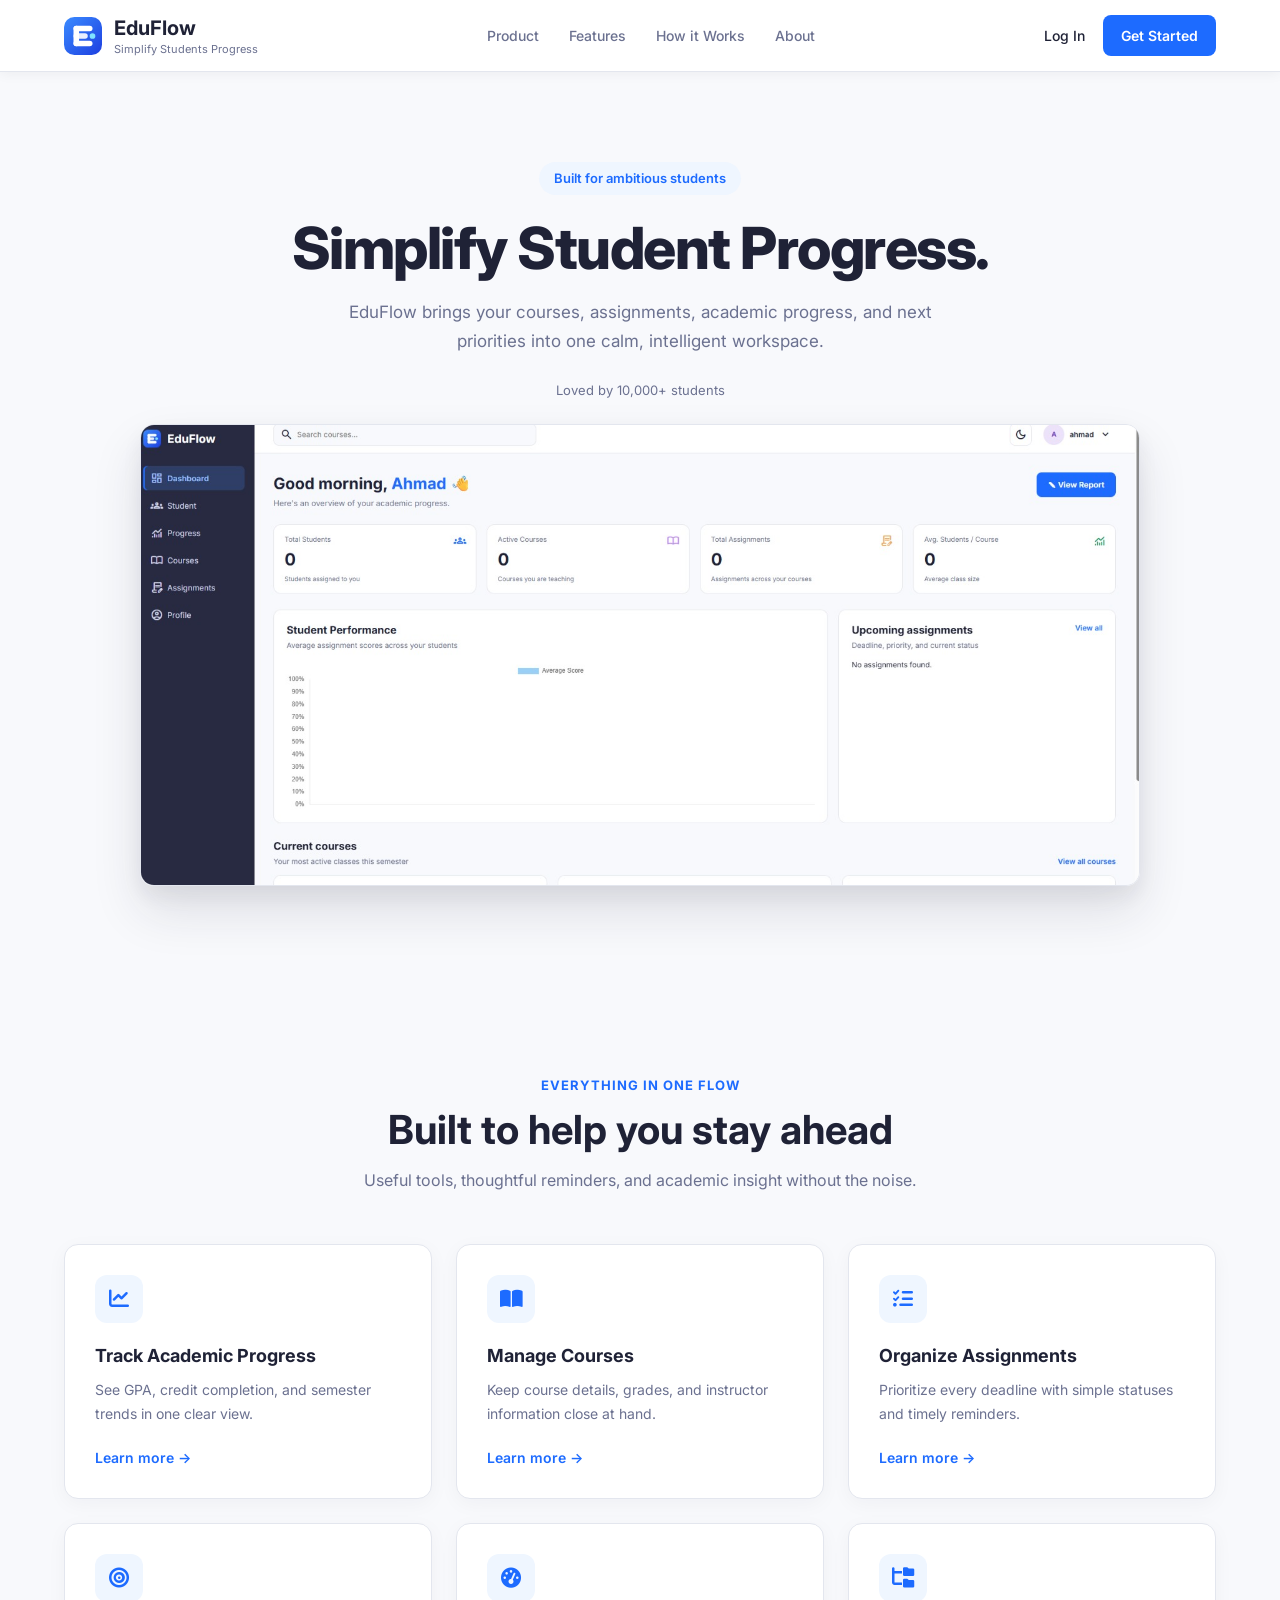
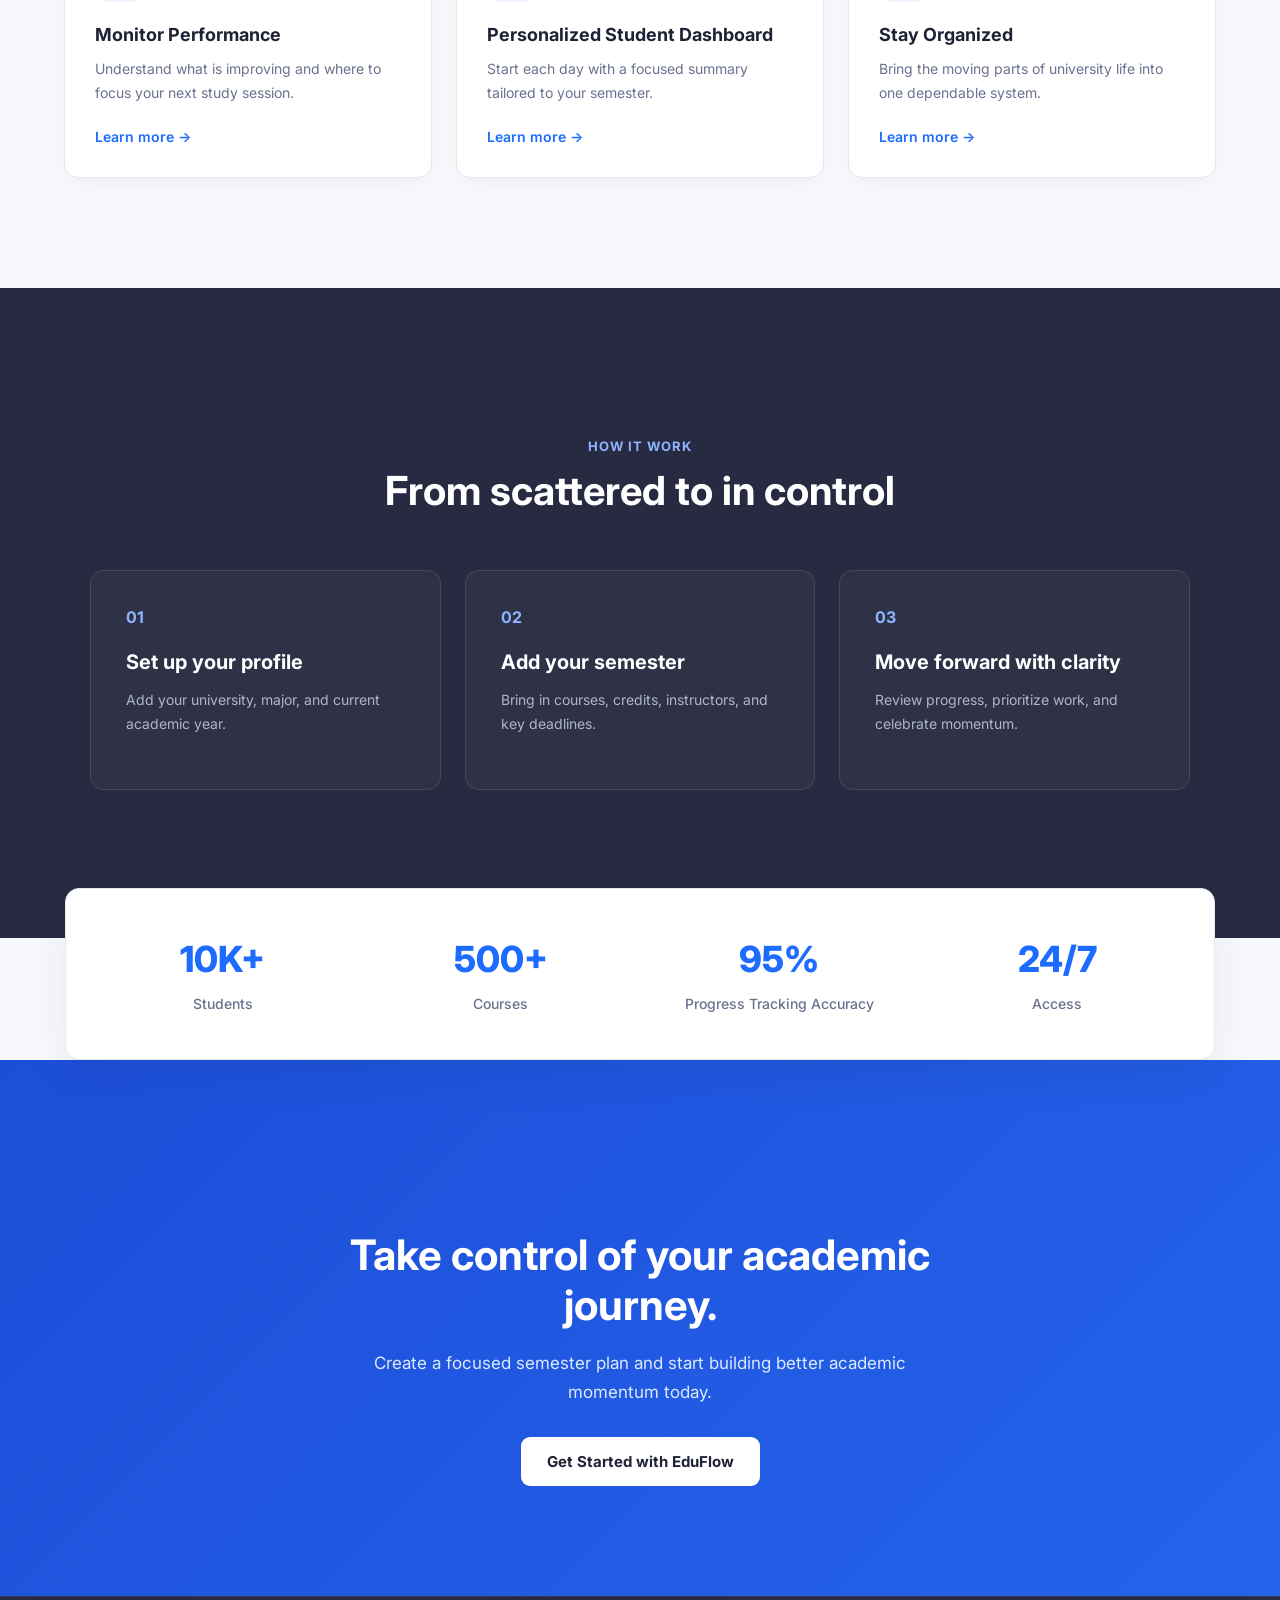
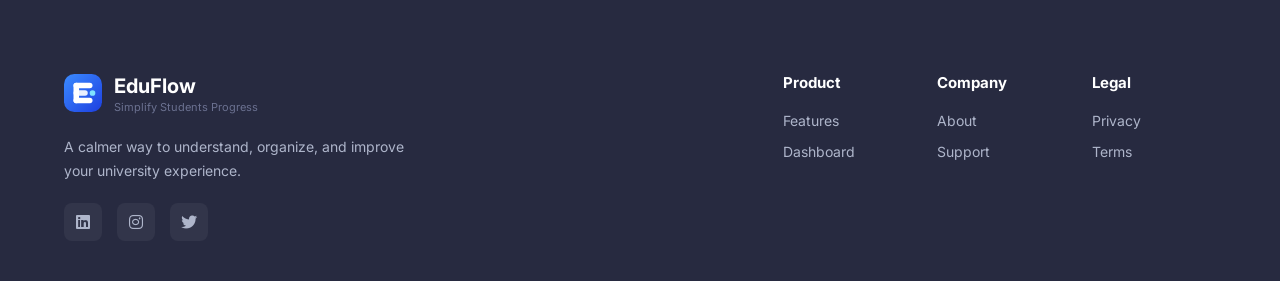
<file: pages/Landing.html>
<!DOCTYPE html>
<html lang="en">
<head>
    <meta charset="UTF-8">
    <meta name="viewport" content="width=device-width, initial-scale=1.0">
    <title>EduFlow</title>
<link rel="stylesheet" href="https://cdnjs.cloudflare.com/ajax/libs/font-awesome/6.4.0/css/all.min.css">
    <link rel="icon" href="../assets/logo.svg" type="image/x-icon">
    <link rel="stylesheet" href="../style/layout.css">
    <link rel="stylesheet" href="../style/Landing.css">

</head>
<body>
    <header class="header">
        <section class="logo-tittle">
          <div class="logo"><img src="../assets/logo.svg" alt=""></div>
          <div class="title">
            <h3 >EduFlow</h3>
            <span>Simplify Students Progress</span>
          </div>
        </section>
         <button class="menu" id="menu">
        <i class="fa-solid fa-bars"></i>
    </button>
        <nav class="nav" id="navMenu">
            <a href="#product">Product</a>
            <a href="#feature">Features</a>
            <a href="#HowItWork">How it Works</a>
            <a href="#about">About</a>
        </nav>

        <section class="userLog">
         <a href="../pages/Login.html">Log In</a>
         <button ><a href="../pages/Register.html">Get Started</a></button>

        </section>
    </header>

    <section class="heroSection" id="product">
        <span>Built for ambitious students</span>
        <h2>Simplify Student Progress.</h2>
        <p>EduFlow brings your courses, assignments, academic progress,
         and next priorities into one calm, intelligent workspace.</p>
         <span>Loved by 10,000+ students</span>
         <img src="../assets/dashboard.jpeg" alt="">
    </section>
    <section class="Features" id="feature">
        <span>Everything in one flow</span>
        <h2>Built to help you stay ahead</h2>
        <span>Useful tools, thoughtful reminders,
         and academic insight without the noise.</span>
         <div productCard>
            <div cardOfProduct>
         <div class="feature-icon"><i class="fa-solid fa-chart-line"></i></div>
          <h4>Track Academic Progress</h4>
          <p>See GPA, credit completion,
             and semester trends in one clear view.</p>
             <a href="#">Learn more →</a>
         </div>
          <div cardOfProduct>
          <div class="feature-icon"><i class="fa-solid fa-book-open"></i></div>
          <h4>Manage Courses</h4>
          <p>Keep course details, grades,
            and instructor information close at hand.</p>
             <a href="#">Learn more →</a>
         </div>
          <div cardOfProduct>
          <div class="feature-icon"><i class="fa-solid fa-list-check"></i></div>
          <h4>Organize Assignments</h4>
          <p>Prioritize every 
            deadline with simple statuses and timely reminders.</p>
             <a href="#">Learn more →</a>
         </div>
          <div cardOfProduct>
          <div class="feature-icon"><i class="fa-solid fa-bullseye"></i></div>
          <h4>Monitor Performance</h4>
          <p>Understand what is 
            improving and where to focus your next study session.</p>
             <a href="#">Learn more →</a>
         </div>
          <div cardOfProduct>
          <div class="feature-icon"><i class="fa-solid fa-gauge-high"></i></div>
          <h4>Personalized Student Dashboard</h4>
          <p>Start each day with a 
            focused summary tailored to your semester.</p>
             <a href="#">Learn more →</a>
         </div>
          <div cardOfProduct>
          <div class="feature-icon"><i class="fa-solid fa-folder-tree"></i></div>
          <h4>Stay Organized</h4>
          <p>Bring the moving parts of university life into one dependable system.</p>
             <a href="#">Learn more →</a>
         </div>
         </div>
    </section>
   <section class="howItWork" id="HowItWork">
    <span>How it work</span>
    <h2>From scattered to in control</h2>
    <div class="howItWork-card">
        <div class="workCard">
        <h5>01</h5>
        <h4>Set up your profile</h4>
        <p>Add your university, major, and current academic year.</p>
        </div>
        <div class="card">
        <h5>02</h5>
        <h4>Add your semester</h4>
        <p>Bring in courses, credits, instructors, and key deadlines.</p>
        </div>
        <div class="card">
        <h5>03</h5>
        <h4>Move forward with clarity</h4>
        <p>Review progress, prioritize work, and celebrate momentum.</p>
        </div>
    </div>
   </section>
   <section class="about" id="about">
    <section class="whiteBack">
        <div class="percent">
            <h3>10K+</h3>
            <span>Students</span>
        </div>
        <div class="percent"> <h3>500+</h3>
            <span>Courses</span></div>
        <div class="percent"> <h3>95%</h3>
            <span>Progress Tracking Accuracy</span>
        </div>
        <div class="percent"> <h3>24/7</h3>
            <span>Access</span></div>
    </section>
    <section class="blueBack">
        <h3>Take control of your academic journey.</h3>
        <p>Create a focused semester plan and start building better academic momentum today.</p>
        <button>Get Started with EduFlow <a href="../Register.html"></a></button>
    </section>
   </section>
   <footer class="footer">
    <section class="section1">
        <section class="logo-tittle">
          <div class="logo"><img src="../assets/logo.svg" alt=""></div>
          <div class="title">
            <h3 style="color: white;">EduFlow</h3>
            <span>Simplify Students Progress</span>
          </div>
        </section>
        <p>A calmer way to understand, organize, and improve your university experience.</p>
        <nav>
            <a href=""><i class="fa-brands fa-linkedin"></i></a>
            <a href=""><i class="fa-brands fa-instagram"></i></a>
            <a href=""><i class="fa-brands fa-twitter"></i></a>
        </nav>
    </section>
    <section class="section2">
     <div class="info">
        <span class="span1">Product</span>
        <span>Features</span>
        <span>Dashboard</span>
     </div>
     <div class="info">
        <span class="span1">Company</span>
        <span>About</span>
        <span>Support</span></div>
     <div class="info">
        <span class="span1">Legal</span>
        <span>Privacy</span>
        <span>Terms</span></div>
     </div>
    </section>
    
   </footer>


   <script>
    const Bmenu = document.getElementById("menu");
    const navMenu = document.getElementById("navMenu");

    Bmenu.addEventListener("click", function () {
        navMenu.classList.toggle("active");
    });
</script>


</body>
</html>
</file>
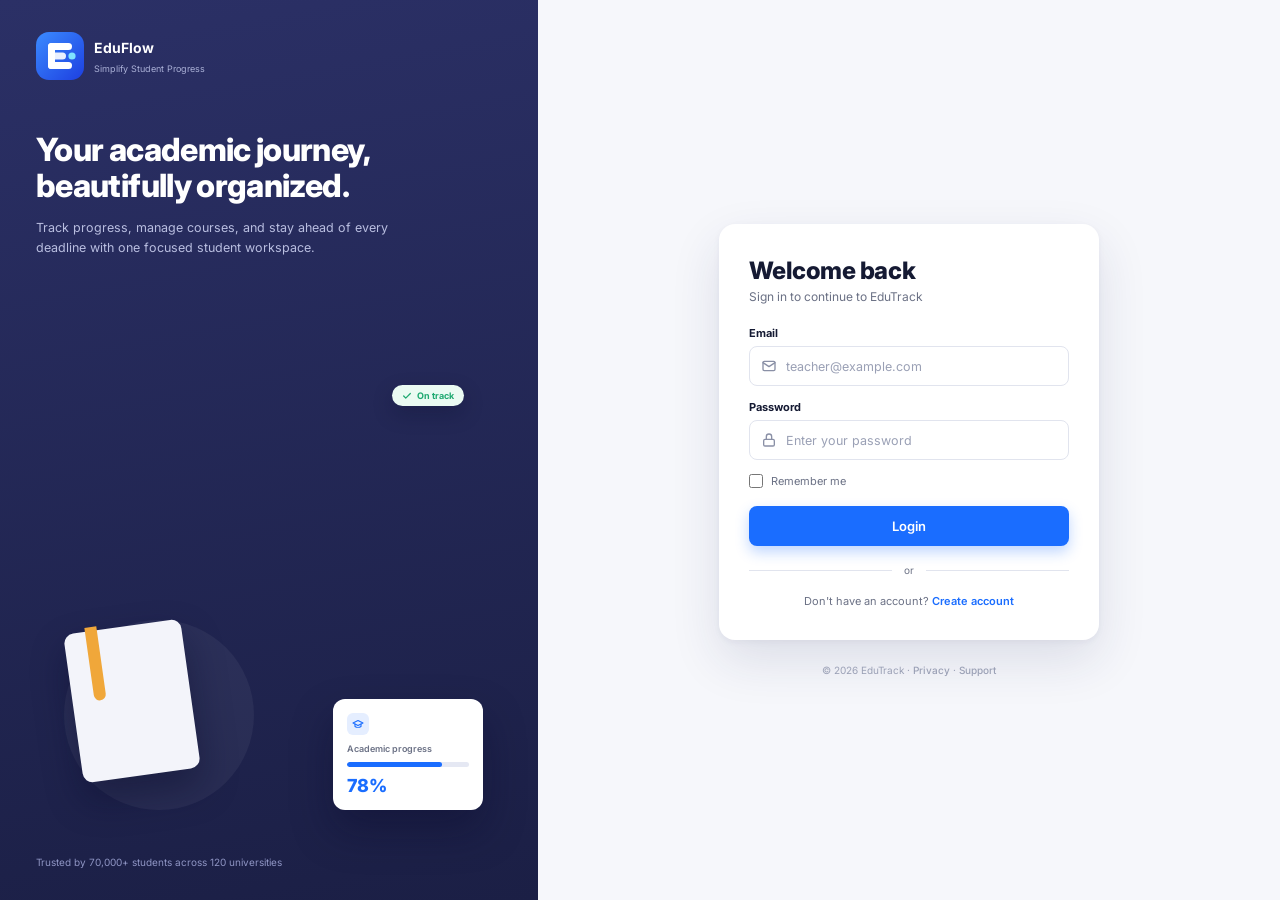
<file: pages/Login.html>
<!DOCTYPE html>
<html lang="en">
<head>
  <meta charset="UTF-8">
  <meta name="viewport" content="width=device-width, initial-scale=1.0">
  <title>EduFlow - Sign In</title>
  <link rel="preconnect" href="https://fonts.googleapis.com">
  <link rel="preconnect" href="https://fonts.gstatic.com" crossorigin>
  <link href="https://fonts.googleapis.com/css2?family=Inter:wght@400;500;600;700;800&display=swap" rel="stylesheet">
  <link rel="stylesheet" href="../style/Login.css">
  <link
            rel="shortcut icon"
            href="../assets/logo.svg"
            type="image/x-icon"
        />
        
</head>
<body class="auth-page">

  <!-- Left / top brand panel -->
  <aside class="auth-hero">
    <div class="brand">
      <span class="brand-logo"><img src="../assets/logo.svg" alt=""></span>
      <div class="brand-text">
        <strong>EduFlow</strong>
        <small>Simplify Student Progress</small>
      </div>
    </div>

    <div class="hero-copy">
      <h2>Your academic journey, beautifully organized.</h2>
      <p>Track progress, manage courses, and stay ahead of every deadline with one focused student workspace.</p>
    </div>

    <div class="hero-art" aria-hidden="true">
      <div class="art-circle"></div>
      <div class="art-notebook"><span class="art-bookmark"></span></div>
      <span class="art-badge">
        <svg width="10" height="10" viewBox="0 0 24 24" fill="none" stroke="currentColor" stroke-width="3" stroke-linecap="round" stroke-linejoin="round"><path d="M20 6 9 17l-5-5"/></svg>
        On track
      </span>
      <div class="art-progress">
        <span class="art-progress-icon">
          <svg width="12" height="12" viewBox="0 0 24 24" fill="none" stroke="currentColor" stroke-width="2.2" stroke-linecap="round" stroke-linejoin="round"><path d="M22 10 12 5 2 10l10 5 10-5Z"/><path d="M6 12v5c3 2 9 2 12 0v-5"/></svg>
        </span>
        <small>Academic progress</small>
        <div class="bar"><span style="width:78%"></span></div>
        <strong>78%</strong>
      </div>
    </div>

    <p class="hero-foot">Trusted by 70,000+ students across 120 universities</p>
  </aside>

  <!-- Right / bottom form panel -->
  <main class="auth-main">
    <div class="auth-card">
      <h1>Welcome back</h1>
      <p class="subtitle">Sign in to continue to EduTrack</p>
      <p id="message" class="message" role="alert" aria-live="polite"></p>

      <form id="loginForm" novalidate>
        <label for="email">Email</label>
        <div class="field">
          <svg class="field-icon" width="16" height="16" viewBox="0 0 24 24" fill="none" stroke="currentColor" stroke-width="2" stroke-linecap="round" stroke-linejoin="round" aria-hidden="true"><rect x="3" y="5" width="18" height="14" rx="2"/><path d="m3 7 9 6 9-6"/></svg>
          <input type="email" id="email" autocomplete="email" placeholder="teacher@example.com" required>
        </div>

        <label for="password">Password</label>
        <div class="field">
          <svg class="field-icon" width="16" height="16" viewBox="0 0 24 24" fill="none" stroke="currentColor" stroke-width="2" stroke-linecap="round" stroke-linejoin="round" aria-hidden="true"><rect x="4" y="11" width="16" height="10" rx="2"/><path d="M8 11V7a4 4 0 0 1 8 0v4"/></svg>
          <input type="password" id="password" autocomplete="current-password" placeholder="Enter your password" required>
        </div>

       <div class="row-between">
          <label class="checkbox-row"><input type="checkbox" id="rememberMe"> <span>Remember me</span></label>
       </div>
        <!--    <a class="link" href="forgot-password.html">Forgot password?</a>
        </div> -->

        <button type="submit" class="btn primary full">Login</button>
      </form>

      <div class="divider"><span>or</span></div>

      <!-- <button type="button" class="btn outline full" id="googleBtn">
        <svg width="16" height="16" viewBox="0 0 24 24" aria-hidden="true"><path fill="#4285F4" d="M23 12.3c0-.8-.1-1.5-.2-2.2H12v4.2h6.2a5.3 5.3 0 0 1-2.3 3.5v2.9h3.7c2.2-2 3.4-5 3.4-8.4Z"/><path fill="#34A853" d="M12 23.5c3.1 0 5.7-1 7.6-2.8l-3.7-2.9c-1 .7-2.3 1.1-3.9 1.1-3 0-5.5-2-6.4-4.7H1.8v3A11.5 11.5 0 0 0 12 23.5Z"/><path fill="#FBBC05" d="M5.6 14.2a6.9 6.9 0 0 1 0-4.4v-3H1.8a11.5 11.5 0 0 0 0 10.4l3.8-3Z"/><path fill="#EA4335" d="M12 5.2c1.7 0 3.2.6 4.4 1.7l3.3-3.3A11.4 11.4 0 0 0 12 .5 11.5 11.5 0 0 0 1.8 6.8l3.8 3C6.5 7.200 9 5.200 12 5.200Z"/></svg>
        Continue with Google
      </button> -->

      <p class="auth-link">Don't have an account? <a href="register.html">Create account</a></p>
    </div>

    <p class="auth-foot">&copy; 2026 EduTrack &middot; <a href="#">Privacy</a> &middot; <a href="#">Support</a></p>
  </main>

  <script src="../js/api.js"></script>
  <script src="../js/auth.js"></script>
</body>
</html>
</file>
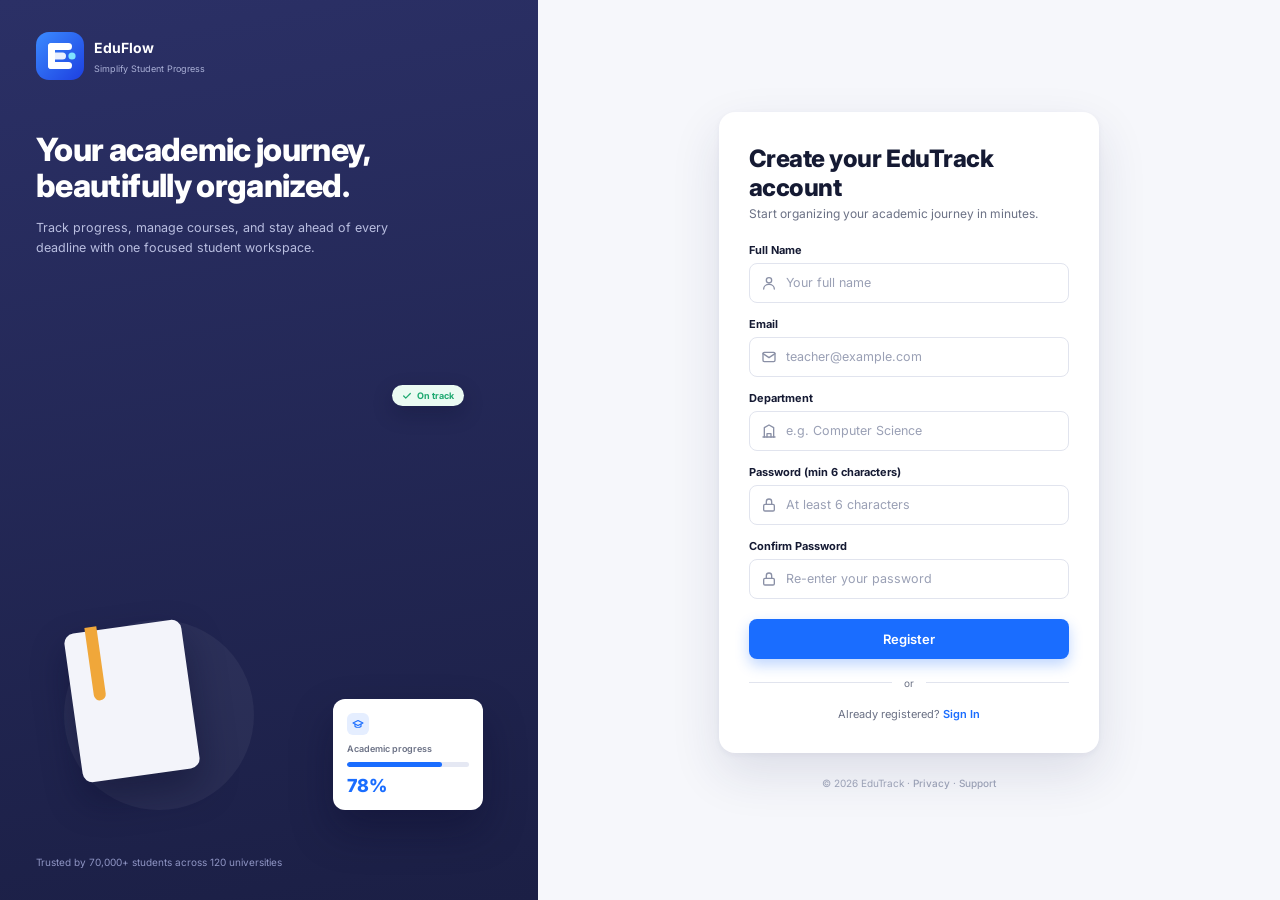
<file: pages/register.html>
<!DOCTYPE html>
<html lang="en">
<head>
  <meta charset="UTF-8">
  <meta name="viewport" content="width=device-width, initial-scale=1.0">
  <title>EduFlow - Register</title>
  <link rel="preconnect" href="https://fonts.googleapis.com">
  <link rel="preconnect" href="https://fonts.gstatic.com" crossorigin>
  <link href="https://fonts.googleapis.com/css2?family=Inter:wght@400;500;600;700;800&display=swap" rel="stylesheet">
  <!-- Same stylesheet as the login page -->
  <link rel="stylesheet" href="../style/Login.css">
  <link
            rel="shortcut icon"
            href="../assets/logo.svg"
            type="image/x-icon"
        />
</head>
<body class="auth-page">

  <!-- Left / top brand panel -->
  <aside class="auth-hero">
    <div class="brand">
      <span class="brand-logo"><img src="../assets/logo.svg" alt=""></span>
      <div class="brand-text">
        <strong>EduFlow</strong>
        <small>Simplify Student Progress</small>
      </div>
    </div>

    <div class="hero-copy">
      <h2>Your academic journey, beautifully organized.</h2>
      <p>Track progress, manage courses, and stay ahead of every deadline with one focused student workspace.</p>
    </div>

    <div class="hero-art" aria-hidden="true">
      <div class="art-circle"></div>
      <div class="art-notebook"><span class="art-bookmark"></span></div>
      <span class="art-badge">
        <svg width="10" height="10" viewBox="0 0 24 24" fill="none" stroke="currentColor" stroke-width="3" stroke-linecap="round" stroke-linejoin="round"><path d="M20 6 9 17l-5-5"/></svg>
        On track
      </span>
      <div class="art-progress">
        <span class="art-progress-icon">
          <svg width="12" height="12" viewBox="0 0 24 24" fill="none" stroke="currentColor" stroke-width="2.2" stroke-linecap="round" stroke-linejoin="round"><path d="M22 10 12 5 2 10l10 5 10-5Z"/><path d="M6 12v5c3 2 9 2 12 0v-5"/></svg>
        </span>
        <small>Academic progress</small>
        <div class="bar"><span style="width:78%"></span></div>
        <strong>78%</strong>
      </div>
    </div>

    <p class="hero-foot">Trusted by 70,000+ students across 120 universities</p>
  </aside>

  <!-- Right / bottom form panel -->
  <main class="auth-main">
    <div class="auth-card">
      <h1>Create your EduTrack account</h1>
      <p class="subtitle">Start organizing your academic journey in minutes.</p>
      <p id="message" class="message" role="alert" aria-live="polite"></p>

      <form id="registerForm" novalidate>
        <label for="name">Full Name</label>
        <div class="field">
          <svg class="field-icon" width="16" height="16" viewBox="0 0 24 24" fill="none" stroke="currentColor" stroke-width="2" stroke-linecap="round" stroke-linejoin="round" aria-hidden="true"><circle cx="12" cy="8" r="4"/><path d="M4 21c0-4 3.6-7 8-7s8 3 8 7"/></svg>
          <input type="text" id="name" autocomplete="name" placeholder="Your full name" required>
        </div>

        <label for="email">Email</label>
        <div class="field">
          <svg class="field-icon" width="16" height="16" viewBox="0 0 24 24" fill="none" stroke="currentColor" stroke-width="2" stroke-linecap="round" stroke-linejoin="round" aria-hidden="true"><rect x="3" y="5" width="18" height="14" rx="2"/><path d="m3 7 9 6 9-6"/></svg>
          <input type="email" id="email" autocomplete="email" placeholder="teacher@example.com" required>
        </div>

        <label for="department">Department</label>
        <div class="field">
          <svg class="field-icon" width="16" height="16" viewBox="0 0 24 24" fill="none" stroke="currentColor" stroke-width="2" stroke-linecap="round" stroke-linejoin="round" aria-hidden="true"><path d="M3 21h18"/><path d="M5 21V7l7-4 7 4v14"/><path d="M9 21v-5h6v5"/></svg>
          <input type="text" id="department" placeholder="e.g. Computer Science" required>
        </div>

        <label for="password">Password (min 6 characters)</label>
        <div class="field">
          <svg class="field-icon" width="16" height="16" viewBox="0 0 24 24" fill="none" stroke="currentColor" stroke-width="2" stroke-linecap="round" stroke-linejoin="round" aria-hidden="true"><rect x="4" y="11" width="16" height="10" rx="2"/><path d="M8 11V7a4 4 0 0 1 8 0v4"/></svg>
          <input type="password" id="password" autocomplete="new-password" placeholder="At least 6 characters" required>
        </div>

        <label for="confirmPassword">Confirm Password</label>
        <div class="field">
          <svg class="field-icon" width="16" height="16" viewBox="0 0 24 24" fill="none" stroke="currentColor" stroke-width="2" stroke-linecap="round" stroke-linejoin="round" aria-hidden="true"><rect x="4" y="11" width="16" height="10" rx="2"/><path d="M8 11V7a4 4 0 0 1 8 0v4"/></svg>
          <input type="password" id="confirmPassword" autocomplete="new-password" placeholder="Re-enter your password" required>
        </div>

        <button type="submit" class="btn primary full" style="margin-top:20px">Register</button>
      </form>

      <div class="divider"><span>or</span></div>

      <!-- <button type="button" class="btn outline full" id="googleBtn">
        <svg width="16" height="16" viewBox="0 0 24 24" aria-hidden="true"><path fill="#4285F4" d="M23 12.3c0-.8-.1-1.5-.2-2.2H12v4.2h6.2a5.3 5.3 0 0 1-2.3 3.5v2.9h3.7c2.2-2 3.4-5 3.4-8.4Z"/><path fill="#34A853" d="M12 23.5c3.1 0 5.7-1 7.6-2.8l-3.7-2.9c-1 .7-2.3 1.1-3.9 1.1-3 0-5.5-2-6.4-4.7H1.8v3A11.5 11.5 0 0 0 12 23.5Z"/><path fill="#FBBC05" d="M5.6 14.2a6.9 6.9 0 0 1 0-4.4v-3H1.8a11.5 11.5 0 0 0 0 10.4l3.8-3Z"/><path fill="#EA4335" d="M12 5.2c1.7 0 3.200.6 4.400 1.700l3.300-3.300A11.400 11.400 0 0 0 12 .5 11.500 11.500 0 0 0 1.800 6.800l3.800 3C6.500 7.200 9 5.200 12 5.200Z"/></svg>
        Sign up with Google
      </button> -->

      <p class="auth-link">Already registered? <a href="Login.html">Sign In</a></p>
    </div>

    <p class="auth-foot">&copy; 2026 EduTrack &middot; <a href="#">Privacy</a> &middot; <a href="#">Support</a></p>
  </main>

  <script src="../js/api.js"></script>
  <script src="../js/auth.js"></script>
</body>
</html>
</file>
<file: style/layout.css>
/* =========================================================
   EduFlow shared layout: theme, Sidebar, Topbar, page offset.
   Every page links this file.
   ========================================================= */
@import url("https://fonts.googleapis.com/css2?family=Inter:wght@400;500;600;700&display=swap");
@import url("https://fonts.googleapis.com/css2?family=Material+Symbols+Rounded:opsz,wght,FILL,GRAD@20..48,100..700,0..1,-50..200");

/* ---------- Theme variables ---------- */
:root {
    color-scheme: light;

    --bg: #f8f9fc;
    --surface: #ffffff;
    --surface-hover: #f5f5f8;
    --border: #e3e6ee;
    --ink: #1f2236;
    --muted: #6b7190;
    --sidebar: #272a40;
    --sidebar-border: rgba(255, 255, 255, 0.06);

    --blue: #1d6bff;
    --purple: #c08af0;
    --orange: #edad5e;
    --green: #1f9d68;
    --primary: #1d6bff;
    --primary-hover: #0f5be6;

    --green-soft: #e3f5ec;
    --track: #e8eaf2;
    --avatar-bg: #ece3fb;
    --avatar-ink: #7a47c9;
    --danger: #d63c3c;

    --radius: 14px;

    /* Layout sizes (desktop) */
    --sidebar-w: 230px;
    --topbar-h: 72px;
    --page-pad: 36px;
}

[data-theme="dark"] {
    color-scheme: dark;

    --bg: #11131f;
    --surface: #191c2b;
    --surface-hover: #1f2236;
    --border: #2b3045;
    --ink: #f4f6fc;
    --muted: #9ca3b8;
    --sidebar: #171927;
    --sidebar-border: #2b3045;

    --blue: #4d8dff;
    --purple: #c9a0f5;
    --orange: #f0b46d;
    --green: #3fc68f;

    --green-soft: rgba(63, 198, 143, 0.16);
    --track: #2b3045;
    --avatar-bg: #2f2650;
    --avatar-ink: #d3bbf7;
    --danger: #ff7b7b;
}

/* ---------- Base ---------- */
* {
    box-sizing: border-box;
    margin: 0;
    padding: 0;
}

/* html { scroll-padding-top: var(--topbar-h); } */

body {
    font-family:
        "Inter",
        system-ui,
        -apple-system,
        "Segoe UI",
        sans-serif;
    background: var(--bg);
    color: var(--ink);
    font-size: 16px;
    line-height: 1.4;
}

body.no-scroll {
    overflow: hidden;
}

a {
    color: inherit;
    text-decoration: none;
}
ul {
    list-style: none;
}
button {
    font: inherit;
    color: inherit;
    cursor: pointer;
}

:focus-visible {
    outline: 2px solid var(--blue);
    outline-offset: 2px;
}

.material-symbols-rounded {
    font-variation-settings:
        "FILL" 0,
        "wght" 400,
        "GRAD" 0,
        "opsz" 24;

    user-select: none;
}

/* ---------- Sidebar (fixed on desktop) ---------- */
.sidebar {
    position: fixed;
    top: 0;
    left: 0;
    z-index: 40;
    width: var(--sidebar-w);
    height: 100vh;
    overflow-y: auto;
    background: var(--sidebar);
    border-right: 1px solid var(--sidebar-border);
    color: #fff;
    padding: 24px 18px;
    display: flex;
    flex-direction: column;
}

.sidebar-header {
    display: flex;
    align-items: center;
    justify-content: space-between;
    height: 40px;
    margin-bottom: 32px;
}
.brand {
    display: flex;
    align-items: center;
    gap: 12px;
}
.brand img {
    width: 34px;
    height: 34px;
    display: block;
}
.brand span {
    font-size: 22px;
    font-weight: 700;
}

.sidebar-close {
    display: none;
    width: 38px;
    height: 38px;
    background: transparent;
    border: 1px solid rgba(255, 255, 255, 0.25);
    border-radius: 10px;
}

.menu {
    display: grid;
    gap: 6px;
}

.menu a {
    display: flex;
    align-items: center;
    gap: 0.5rem;
    padding: 11px 14px;
    font-size: 15px;
    color: #d4d7ea;
    border-radius: 8px;
}

.menu a:hover {
    color: #fff;
    background: rgba(255, 255, 255, 0.06);
}

.menu a.active {
    color: #9cc0ff;
    font-weight: 600;
    background: rgba(77, 141, 255, 0.2);
    box-shadow: inset 3px 0 0 var(--blue);
}

.sidebar-overlay {
    display: none;
    position: fixed;
    inset: 0;
    z-index: 35;
    background: rgba(10, 12, 24, 0.55);
    opacity: 0;
    visibility: hidden;
    transition:
        opacity 0.25s ease,
        visibility 0s 0.25s;
}
.sidebar-overlay--visible {
    opacity: 1;
    visibility: visible;
    transition-delay: 0s;
}

/* ---------- Topbar (fixed) ---------- */
.topbar {
    position: fixed;
    top: 0;
    left: var(--sidebar-w);
    right: 0;
    z-index: 30;
    height: var(--topbar-h);
    display: flex;
    align-items: center;
    justify-content: space-between;
    gap: 16px;
    padding: 0 var(--page-pad);
    background: var(--surface);
    border-bottom: 1px solid var(--border);
}
.topbar-left {
    display: flex;
    align-items: center;
    gap: 14px;
    flex: 1;
    min-width: 0;
}
.menu-toggle {
    display: none;
    flex-shrink: 0;
    width: 42px;
    height: 42px;
    font-size: 20px;
    line-height: 1;
    background: var(--surface);
    border: 1px solid var(--border);
    border-radius: 10px;
}

.breadcrumb {
    display: flex;
    align-items: center;
    gap: 8px;

    font-size: 14px;
    color: var(--muted);
}

.breadcrumb a {
    color: var(--muted);
    text-decoration: none;
}

.breadcrumb a:hover {
    color: var(--ink);
}

.breadcrumb-current {
    color: var(--ink);
    font-weight: 600;
    text-transform: capitalize;
}

.search {
    display: flex;
    align-items: center;
    justify-content: center;
    gap: 0.5rem;
    width: 100%;
    max-width: 500px;
    height: 42px;
    padding-inline: 12px;
    color: var(--ink);
    border: 1px solid var(--border);
    border-radius: 10px;
    background: var(--bg);
}

.search input {
    width: 100%;
    height: 100%;
    background: none;
    border: none;
    outline: none;

    font-family: inherit;
    font-size: 14px;
}

.search::placeholder {
    color: var(--muted);
}

.top-actions {
    display: flex;
    align-items: center;
    gap: 14px;
    flex-shrink: 0;
}

.theme-toggle {
    width: 42px;
    height: 42px;
    border-radius: 10px;
    border: 1px solid var(--border);
    background: var(--surface);
    display: grid;
    place-items: center;
}

.theme-toggle:hover {
    background: var(--bg);
}

.icon-sun {
    display: none;
}

[data-theme="dark"] .icon-moon {
    display: none;
}

[data-theme="dark"] .icon-sun {
    display: block;
}

.user {
    display: flex;
    align-items: center;
    gap: 10px;
    padding: 0.5rem;
    border-radius: 0.5rem;
    font-size: 14px;
    font-weight: 600;
    cursor: pointer;
    transition: background 150ms ease;
}

.user:hover {
    background-color: rgba(77, 141, 255, 0.2);
}

.avatar {
    width: 40px;
    height: 40px;
    border-radius: 50%;
    background: var(--avatar-bg);
    color: var(--avatar-ink);
    display: grid;
    place-items: center;
    font-size: 13px;
    font-weight: 700;
}

.avatar img {
    width: 100%;
    height: 100%;
    object-fit: cover;
    border-radius: 50%;
}

.dropdown-menu {
    position: relative;
}

.dropdown-menu-body {
    display: none;
    position: absolute;
    top: calc(var(--topbar-h) - 0.5rem);
    background: var(--surface);
    width: 100%;
    padding: 0.5rem;
    border-radius: 0.5rem;
    box-shadow: 4px 4px 5px #5858583a;
    pointer-events: none;
}

.dropdown-menu[data-open="open"] .dropdown-menu-body {
    display: block;
    pointer-events: all;
}

.dropdown-menu .icon {
    transition: transform 150ms ease;
}

.dropdown-menu[data-open="open"] .icon {
    transform: rotate(-180deg);
}

.dropdown-menu-body ul {
    display: flex;
    flex-direction: column;
}

.dropdown-menu-item {
    padding: 0.5rem;
    font-size: 14px;
    border-radius: 0.5rem;
    transition: background 150ms ease;
    cursor: pointer;
}

.dropdown-menu-item:hover {
    background-color: rgba(77, 141, 255, 0.2);
}

/* ---------- Page offset ---------- */
.main {
    margin-left: var(--sidebar-w);
    padding-top: var(--topbar-h);
    min-width: 0;
}
.content {
    width: 100%;
    max-width: none;
    padding: var(--page-pad);
}

/* ---------- Laptop (just above the drawer breakpoint) ---------- */
@media (min-width: 1025px) and (max-width: 1200px) {
    :root {
        --sidebar-w: 210px;
        --page-pad: 28px;
    }
}

/* ---------- Tablet and below: drawer sidebar ---------- */
@media (max-width: 1024px) {
    :root {
        --topbar-h: 68px;
        --page-pad: 28px;
    }

    .sidebar {
        width: min(260px, 85vw);
        transform: translateX(-100%);
        visibility: hidden;
        transition:
            transform 0.25s ease,
            visibility 0s 0.25s;
    }
    .sidebar--open {
        transform: translateX(0);
        visibility: visible;
        transition-delay: 0s;
        box-shadow: 8px 0 24px rgba(0, 0, 0, 0.25);
    }
    .sidebar-close {
        display: grid;
        place-items: center;
    }
    .sidebar-overlay {
        display: block;
    }

    .topbar {
        left: 0;
    }
    .menu-toggle {
        display: grid;
        place-items: center;
    }
    .main {
        margin-left: 0;
    }
}

/* ---------- Mobile ---------- */
@media (max-width: 767px) {
    :root {
        --topbar-h: 64px;
        --page-pad: 16px;
    }

    body {
        font-size: 15px;
    }

    .search {
        font-size: 16px;
    }

    .menu-toggle,
    .theme-toggle {
        width: 38px;
        height: 38px;
    }
    .avatar {
        width: 36px;
        height: 36px;
    }
    .user-name {
        display: none;
    }
    .top-actions {
        gap: 10px;
    }
}

@media (max-width: 425px) {
    .search {
        padding: 0;
        width: 42px;
        height: 42px;
    }
    .search input {
        display: none;
    }
}
</file>
<file: style/Landing.css>
/* =========================================================
   EduFlow Landing Page
   This file is ONLY for the Landing Page
   ========================================================= */


/* =========================
   Smooth Section Navigation
   ========================= */

html {
    scroll-behavior: smooth;
    scroll-padding-top: 100px;
}

section[id] {
    scroll-margin-top: 50px;
}


/* =========================
   Landing Page Variables
   ========================= */

:root {
    --landing-bg: #f8f9fc;
    --landing-white: #ffffff;

    --landing-primary: #1d6bff;
    --landing-primary-dark: #0f5be6;

    --landing-text: #1f2236;
    --landing-muted: #6b7190;

    --landing-border: #e3e6ee;

    --landing-dark: #272a40;

    --landing-radius: 14px;
}


/* =========================
   Header
   ========================= */

.header {
    width: 100%;
    min-height: 72px;

    display: flex;
    align-items: center;
    justify-content: space-between;

    gap: 30px;

    padding: 14px 5%;

    position: sticky;
    top: 0;
    z-index: 100;

    background: rgba(255, 255, 255, 0.96);

    border-bottom: 1px solid var(--landing-border);

    box-shadow: 0 2px 12px rgba(0, 0, 0, 0.05);

    backdrop-filter: blur(10px);
}

/* =========================
   Logo
   ========================= */

.logo-tittle {
    display: flex;
    align-items: center;
    gap: 12px;
    flex-shrink: 0;
}

.logo img {
    width: 38px;
    height: 38px;

    display: block;
}

.title {
    display: flex;
    flex-direction: column;
    
}

.title h3 {
    margin: 0;
    font-size: 20px;
    font-weight: 700;

    color: var(--landing-text);
}

.title span {
    font-size: 11px;
    color: var(--landing-muted);
}


/* =========================
   Navigation
   ========================= */

.nav {
    display: flex;
    align-items: center;
    justify-content: center;

    gap: 30px;
}

.nav a {
    position: relative;

    font-size: 14px;
    font-weight: 500;

    color: var(--landing-muted);

    transition: color 0.2s ease;
}

.nav a::after {
    content: "";

    position: absolute;

    left: 0;
    bottom: -7px;

    width: 0;
    height: 2px;

    background: var(--landing-primary);

    transition: width 0.2s ease;
}

.nav a:hover {
    color: var(--landing-primary);
}

.nav a:hover::after {
    width: 100%;
}


/* =========================
   Login / Get Started
   ========================= */

.userLog {
    display: flex;
    align-items: center;

    gap: 18px;

    flex-shrink: 0;
}

.userLog > a {
    font-size: 14px;
    font-weight: 500;

    color: var(--landing-text);

    transition: color 0.2s ease;
}

.userLog > a:hover {
    color: var(--landing-primary);
}


/* Get Started button */

.userLog button {
    border: none;

    background: var(--landing-primary);

    padding: 0;

    border-radius: 8px;

    overflow: hidden;

    cursor: pointer;

    transition:
        background 0.2s ease,
        transform 0.2s ease;
}

.userLog button a {
    display: block;

    padding: 11px 18px;

    color: white;

    font-size: 14px;
    font-weight: 600;
}

.userLog button:hover {
    background: var(--landing-primary-dark);

    transform: translateY(-1px);
}


/* =========================
   Hero Section
   ========================= */

.heroSection {
    width: min(1100px, 90%);

    min-height: calc(100vh - 72px);

    margin: 0 auto;

    padding: 90px 20px 80px;

    text-align: center;

    display: flex;
    flex-direction: column;
    align-items: center;
    justify-content: center;
}


/* Small label */

.heroSection > span:first-child {
    display: inline-block;

    padding: 7px 15px;

    margin-bottom: 22px;

    border-radius: 30px;

    background: #eff6ff;

    color: var(--landing-primary);

    font-size: 13px;
    font-weight: 600;
}


/* Main title */

.heroSection h2 {
    margin: 0 0 18px;

    color: var(--landing-text);

    font-size: clamp(38px, 5vw, 58px);

    line-height: 1.1;

    font-weight: 800;

    letter-spacing: -1.5px;
}


/* Description */

.heroSection p {
    max-width: 650px;

    margin: 0 auto 25px;

    color: var(--landing-muted);

    font-size: 17px;

    line-height: 1.7;
}


/* Students text */

.heroSection > span:nth-of-type(2) {
    display: block;

    margin-bottom: 25px;

    color: var(--landing-muted);

    font-size: 13px;
}


/* Dashboard image */

.heroSection img {
    display: block;

    width: 100%;
    max-width: 1000px;

    height: auto;

    border-radius: var(--landing-radius);

    border: 1px solid var(--landing-border);

    box-shadow:
        0 25px 50px rgba(31, 34, 54, 0.12),
        0 10px 20px rgba(31, 34, 54, 0.06);
}


/* =========================
   Features Section
   ========================= */

.Features {
    width: min(1200px, 90%);

    margin: 0 auto;

    padding: 110px 0;

    text-align: center;
}


/* Small heading */

.Features > span:first-child {
    display: block;

    margin-bottom: 12px;

    color: var(--landing-primary);

    font-size: 13px;

    font-weight: 700;

    text-transform: uppercase;

    letter-spacing: 1px;
}


/* Main heading */

.Features h2 {
    margin: 0 0 14px;

    color: var(--landing-text);

    font-size: clamp(30px, 4vw, 40px);

    line-height: 1.2;
}


/* Description */

.Features > span:nth-of-type(2) {
    display: block;

    max-width: 600px;

    margin: 0 auto 50px;

    color: var(--landing-muted);

    font-size: 16px;

    line-height: 1.6;
}


/* Cards container */

.Features div[productCard] {
    display: grid;

    grid-template-columns: repeat(3, 1fr);

    gap: 24px;

    text-align: left;
}


/* Individual card */

div[cardOfProduct] {
    min-height: 250px;

    padding: 30px;

    background: var(--landing-white);

    border: 1px solid var(--landing-border);

    border-radius: var(--landing-radius);

    box-shadow: 0 5px 20px rgba(31, 34, 54, 0.04);

    transition:
        transform 0.2s ease,
        box-shadow 0.2s ease,
        border-color 0.2s ease;
}

div[cardOfProduct]:hover {
    transform: translateY(-6px);

    border-color: #cbd9ff;

    box-shadow:
        0 15px 30px rgba(31, 34, 54, 0.09);
}


/* Feature icon */

.feature-icon {
    width: 48px;
    height: 48px;

    margin-bottom: 20px;

    display: grid;
    place-items: center;

    border-radius: 12px;

    background: #eff6ff;

    color: var(--landing-primary);

    font-size: 20px;
}


/* Card title */

div[cardOfProduct] h4 {
    margin-bottom: 10px;

    color: var(--landing-text);

    font-size: 18px;

    line-height: 1.4;
}


/* Card paragraph */

div[cardOfProduct] p {
    margin-bottom: 20px;

    color: var(--landing-muted);

    font-size: 14px;

    line-height: 1.7;
}


/* Learn more */

div[cardOfProduct] a {
    color: var(--landing-primary);

    font-size: 14px;

    font-weight: 600;
}

div[cardOfProduct] a:hover {
    color: var(--landing-primary-dark);
}


/* =========================
   How It Works
   ========================= */

.howItWork {
    width: 100%;

    min-height: 650px;

    padding: 110px 5%;

    background: var(--landing-dark);

    color: white;

    text-align: center;

    display: flex;
    flex-direction: column;
    justify-content: center;
}


/* Small heading */

.howItWork > span {
    display: block;

    margin-bottom: 12px;

    color: #8db5ff;

    font-size: 13px;

    font-weight: 700;

    text-transform: uppercase;

    letter-spacing: 1px;
}


/* Main heading */

.howItWork h2 {
    margin-bottom: 55px;

    font-size: clamp(30px, 4vw, 40px);

    line-height: 1.2;
}


/* Cards */

.howItWork-card {
    width: min(1100px, 100%);

    margin: 0 auto;

    display: grid;

    grid-template-columns: repeat(3, 1fr);

    gap: 24px;

    text-align: left;
}


/* Work cards */

.workCard,
.howItWork-card .card {
    min-height: 220px;

    padding: 35px;

    background: rgba(255, 255, 255, 0.04);

    border: 1px solid rgba(255, 255, 255, 0.10);

    border-radius: var(--landing-radius);

    transition:
        transform 0.2s ease,
        background 0.2s ease;
}

.workCard:hover,
.howItWork-card .card:hover {
    transform: translateY(-5px);

    background: rgba(255, 255, 255, 0.07);
}


/* Number */

.howItWork-card h5 {
    margin-bottom: 20px;

    color: #8db5ff;

    font-size: 16px;
}


/* Title */

.howItWork-card h4 {
    margin-bottom: 12px;

    font-size: 20px;
}


/* Description */

.howItWork-card p {
    color: #aeb5ca;

    font-size: 14px;

    line-height: 1.7;
}


/* =========================
   About Section
   ========================= */

.about {
    width: 100%;

    background: var(--landing-bg);
}


/* Statistics */

.about .whiteBack {
    width: min(1150px, 90%);

    margin: 0 auto;

    padding: 45px 30px;

    position: relative;
    z-index: 2;

    display: grid;

    grid-template-columns: repeat(4, 1fr);

    gap: 25px;

    background: white;

    border: 1px solid var(--landing-border);

    border-radius: var(--landing-radius);

    box-shadow:
        0 15px 40px rgba(31, 34, 54, 0.08);

    transform: translateY(-50px);

    text-align: center;
}


/* Number */

.percent h3 {
    margin-bottom: 7px;

    color: var(--landing-primary);

    font-size: 36px;

    font-weight: 800;
}


/* Label */

.percent span {
    color: var(--landing-muted);

    font-size: 14px;

    font-weight: 500;
}


/* =========================
   Blue CTA Section
   ========================= */

.blueBack {
    width: 100%;

    margin-top: -50px;

    padding: 170px 20px 110px;

    background: linear-gradient(
        135deg,
        #1d4ed8,
        #2563eb
    );

    color: white;

    text-align: center;
}


/* CTA title */

.blueBack h3 {
    max-width: 700px;

    margin: 0 auto 18px;

    font-size: clamp(30px, 4vw, 42px);

    line-height: 1.2;
}


/* CTA paragraph */

.blueBack p {
    max-width: 600px;

    margin: 0 auto 30px;

    color: #dbeafe;

    font-size: 17px;

    line-height: 1.7;
}


/* CTA button */

.blueBack button {
    border: none;

    padding: 14px 26px;

    border-radius: 9px;

    background: white;

    color: var(--landing-text);

    font-size: 15px;

    font-weight: 700;

    cursor: pointer;

    transition:
        transform 0.2s ease,
        background 0.2s ease;
}

.blueBack button:hover {
    transform: translateY(-2px);

    background: #f1f5f9;
}


/* =========================
   Footer
   ========================= */

.footer {
    width: 100%;

    padding: 75px 5% 40px;

    display: grid;

    grid-template-columns: 1.5fr 1fr;

    gap: 70px;

    background: var(--landing-dark);

    color: white;

    border-top: 1px solid rgba(255, 255, 255, 0.08);
}


/* Footer first section */

.footer .section1 p {
    max-width: 350px;

    margin: 20px 0;

    color: #aeb5ca;

    font-size: 14px;

    line-height: 1.7;
}


/* Social icons */

.footer .section1 nav {
    display: flex;

    gap: 15px;
}

.footer .section1 nav a {
    width: 38px;
    height: 38px;

    display: grid;
    place-items: center;

    border-radius: 8px;

    color: #aeb5ca;

    background: rgba(255, 255, 255, 0.05);

    transition:
        color 0.2s ease,
        background 0.2s ease;
}

.footer .section1 nav a:hover {
    color: white;

    background: rgba(255, 255, 255, 0.10);
}


/* Footer links */

.footer .section2 {
    display: grid;

    grid-template-columns: repeat(3, 1fr);

    gap: 30px;
}

.info {
    display: flex;

    flex-direction: column;

    gap: 12px;
}

.info .span1 {
    margin-bottom: 6px;

    color: white;

    font-size: 15px;

    font-weight: 700;
}

.info span:not(.span1) {
    color: #aeb5ca;

    font-size: 14px;

    cursor: pointer;

    transition: color 0.2s ease;
}

.info span:not(.span1):hover {
    color: white;
}


/* =========================================================
   TABLET
   ========================================================= */

@media (max-width: 1000px) {

    .header {
        padding: 14px 3%;
    }

    .nav {
        gap: 18px;
    }

    .Features div[productCard] {
        grid-template-columns: repeat(2, 1fr);
    }

    .howItWork-card {
        grid-template-columns: 1fr;
        max-width: 700px;
    }

    .about .whiteBack {
        grid-template-columns: repeat(2, 1fr);
    }

    .footer {
        grid-template-columns: 1fr;

        gap: 45px;
    }
}


/* =========================================================
   MOBILE
   ========================================================= */

@media (max-width: 768px) {

    /* Header */

    .header {
        min-height: auto;

        flex-wrap: wrap;

        padding: 14px 20px;

        gap: 15px;
    }

    .logo-tittle {
        flex: 1;
    }

    .nav {
        order: 3;

        width: 100%;

        justify-content: center;

        gap: 20px;

        overflow-x: auto;

        padding-bottom: 4px;
    }

    .nav a {
        white-space: nowrap;

        font-size: 13px;
    }

    .userLog {
        gap: 10px;
    }

    .userLog > a {
        font-size: 13px;
    }

    .userLog button a {
        padding: 9px 13px;
    }


    /* Hero */

    .heroSection {
        width: 100%;

        min-height: auto;

        padding: 70px 20px;
    }

    .heroSection h2 {
        font-size: 38px;
    }

    .heroSection p {
        font-size: 16px;
    }


    /* Features */

    .Features {
        width: 100%;

        padding: 80px 20px;
    }

    .Features div[productCard] {
        grid-template-columns: 1fr;
    }


    /* How it works */

    .howItWork {
        padding: 80px 20px;
    }

    .howItWork-card {
        grid-template-columns: 1fr;
    }


    /* About */

    .about .whiteBack {
        width: calc(100% - 40px);

        grid-template-columns: repeat(2, 1fr);

        padding: 30px 15px;
    }

    .percent h3 {
        font-size: 28px;
    }


    /* CTA */

    .blueBack {
        padding: 130px 20px 80px;
    }


    /* Footer */

    .footer {
        padding: 60px 20px 35px;
    }

    .footer .section2 {
        grid-template-columns: repeat(2, 1fr);
    }
}


/* =========================================================
   SMALL MOBILE
   ========================================================= */

@media (max-width: 480px) {

    .title h3 {
        font-size: 18px;
    }

    .title span {
        font-size: 9px;
    }

    .userLog > a {
        display: none;
    }

    .nav {
        justify-content: flex-start;
    }

    .heroSection h2 {
        font-size: 32px;
    }

    .heroSection img {
        border-radius: 10px;
    }

    .Features h2,
    .howItWork h2 {
        font-size: 30px;
    }

    .about .whiteBack {
        grid-template-columns: 1fr 1fr;

        gap: 20px;
    }

    .percent h3 {
        font-size: 25px;
    }

    .percent span {
        font-size: 12px;
    }

    .footer .section2 {
        grid-template-columns: 1fr;
    }
}
/* =========================
   Hamburger Menu
   ========================= */

.menu {
    display: none;
}

@media (max-width: 900px) {

    .header {
        position: sticky;
        top: 0;
        display: flex;
        align-items: center;
        padding: 14px 20px;
    }

    .menu {
        display: grid;
        place-items: center;
        margin-left: auto;
    }

    .nav {
        display: none;
        width: 100%;
        flex-direction: column;
        gap: 2px;
        padding: 5px 0;
        order: 3;
    }

    .nav.active {
        display: flex;
    }

    .nav a {
        padding: 8px 10px;
        border-radius: 8px;
        text-align: center;
    }

    .nav a:hover {
        background: #eff6ff;
    }

    .userLog {
        margin-left: 10px;
    }
}
</file>
<file: style/Login.css>
:root {
  --navy-900: #1b1f45;
  --navy-700: #2b3066;
  --blue: #1a6dff;
  --blue-dark: #0f58d9;
  --bg: #f6f7fb;
  --card: #ffffff;
  --text: #151a33;
  --muted: #6b7185;
  --border: #e1e4ee;
  --amber: #f0a73a;
  --green: #1fa971;
  --danger: #d93b3b;
  --radius: 16px;
}

* { box-sizing: border-box; margin: 0; padding: 0; }

html, body { height: 100%; }

body.auth-page {
  font-family: "Inter", system-ui, -apple-system, "Segoe UI", sans-serif;
  color: var(--text);
  background: var(--bg);
  display: grid;
  grid-template-columns: minmax(340px, 42%) 1fr;
  min-height: 100vh;
  -webkit-font-smoothing: antialiased;
}

a { color: var(--blue); text-decoration: none; font-weight: 600; }
a:hover { text-decoration: underline; }

:focus-visible { outline: 3px solid rgba(26, 109, 255, .35); outline-offset: 2px; }

/* ---------- Hero panel ---------- */
.auth-hero {
  position: relative;
  display: flex;
  flex-direction: column;
  padding: 32px 36px;
  color: #fff;
  background: linear-gradient(170deg, var(--navy-700) 0%, var(--navy-900) 100%);
  overflow: hidden;
}

.brand { display: flex; align-items: center; gap: 10px; }
.brand-logo {

}
.brand-text strong { display: block; font-size: 14px; font-weight: 700; line-height: 1.1; }
.brand-text small { font-size: 9px; color: #aab0d6; }

.hero-copy { margin-top: 48px; max-width: 360px; }
.hero-copy h2 { font-size: 32px; line-height: 1.12; font-weight: 800; letter-spacing: -.02em; }
.hero-copy p { margin-top: 14px; font-size: 12.5px; line-height: 1.6; color: #b9bee0; }

.hero-art { position: relative; flex: 1; min-height: 240px; margin-top: 24px; }
.art-circle {
  position: absolute; left: 6%; bottom: 8%;
  width: 190px; height: 190px; border-radius: 50%;
  background: rgba(255, 255, 255, .05);
}
.art-notebook {
  position: absolute; left: 8%; bottom: 14%;
  width: 118px; height: 150px; border-radius: 10px;
  background: #f3f4fa;
  transform: rotate(-8deg);
  box-shadow: 0 18px 36px rgba(8, 10, 40, .4);
}
.art-bookmark {
  position: absolute; left: 22px; top: -4px;
  width: 12px; height: 74px; border-radius: 0 0 6px 6px;
  background: var(--amber);
}
.art-badge {
  position: absolute; right: 8%; top: 18%;
  display: inline-flex; align-items: center; gap: 5px;
  padding: 5px 10px; border-radius: 999px;
  background: #eafaf2; color: var(--green);
  font-size: 9px; font-weight: 700;
  box-shadow: 0 8px 20px rgba(8, 10, 40, .25);
}
.art-progress {
  position: absolute; right: 4%; bottom: 8%;
  width: 150px; padding: 14px;
  border-radius: 12px; background: #fff; color: var(--text);
  box-shadow: 0 20px 40px rgba(8, 10, 40, .35);
}
.art-progress-icon {
  width: 22px; height: 22px; border-radius: 6px;
  display: grid; place-items: center;
  background: #e5eeff; color: var(--blue); margin-bottom: 8px;
}
.art-progress small { display: block; font-size: 9px; color: var(--muted); font-weight: 600; }
.art-progress .bar { height: 5px; border-radius: 5px; background: #e5e8f3; margin: 8px 0; overflow: hidden; }
.art-progress .bar span { display: block; height: 100%; background: var(--blue); border-radius: 5px; }
.art-progress strong { font-size: 18px; font-weight: 800; color: var(--blue); }

.hero-foot { font-size: 10px; color: #8f95c4; }

/* ---------- Form panel ---------- */
.auth-main {
  display: flex; flex-direction: column;
  align-items: center; justify-content: center;
  padding: 32px 20px; gap: 24px;
}

.auth-card {
  width: 100%; max-width: 380px;
  padding: 32px 30px;
  background: var(--card);
  border-radius: var(--radius);
  box-shadow: 0 20px 50px rgba(30, 40, 90, .12), 0 2px 6px rgba(30, 40, 90, .05);
}

.auth-card h1 { font-size: 24px; font-weight: 800; letter-spacing: -.02em; }
.subtitle { margin-top: 4px; font-size: 12px; color: var(--muted); }

.message { display: none; margin-top: 14px; padding: 10px 12px; border-radius: 8px; font-size: 12px; }
.message:not(:empty) { display: block; background: #fdecec; color: var(--danger); }
.message.success:not(:empty) { background: #eafaf2; color: var(--green); }

form { margin-top: 22px; }

form label:not(.checkbox-row) {
  display: block; margin: 14px 0 6px;
  font-size: 11px; font-weight: 700;
}
form label:first-child { margin-top: 0; }

.field { position: relative; }
.field-icon {
  position: absolute; left: 12px; top: 50%;
  transform: translateY(-50%);
  color: #8a90a6; pointer-events: none;
}
.field input {
  width: 100%; height: 40px;
  padding: 0 12px 0 36px;
  font: inherit; font-size: 12.5px; color: var(--text);
  background: #fff;
  border: 1px solid var(--border); border-radius: 8px;
  transition: border-color .15s, box-shadow .15s;
}
.field input::placeholder { color: #9aa0b5; }
.field input:focus {
  outline: none; border-color: var(--blue);
  box-shadow: 0 0 0 3px rgba(26, 109, 255, .15);
}
.field input.invalid { border-color: var(--danger); }

.row-between {
  display: flex; align-items: center; justify-content: space-between;
  margin: 14px 0 18px; gap: 10px;
}
.checkbox-row {
  display: inline-flex; align-items: center; gap: 8px;
  font-size: 11px; color: var(--muted); cursor: pointer;
}
.checkbox-row input { width: 14px; height: 14px; accent-color: var(--blue); }
.link { font-size: 11px; }

.btn {
  display: inline-flex; align-items: center; justify-content: center; gap: 8px;
  height: 40px; padding: 0 16px;
  font: inherit; font-size: 13px; font-weight: 600;
  border-radius: 8px; border: 1px solid transparent; cursor: pointer;
  transition: background .15s, border-color .15s, transform .05s;
}
.btn:active { transform: translateY(1px); }
.btn.full { width: 100%; }
.btn.primary { background: var(--blue); color: #fff; box-shadow: 0 6px 14px rgba(26, 109, 255, .28); }
.btn.primary:hover { background: var(--blue-dark); }
.btn.primary:disabled { opacity: .6; cursor: not-allowed; }
.btn.outline { background: #fff; color: var(--text); border-color: var(--border); }
.btn.outline:hover { background: #f4f6fb; }

.divider {
  display: flex; align-items: center; gap: 12px;
  margin: 18px 0; font-size: 10px; color: var(--muted);
}
.divider::before, .divider::after { content: ""; flex: 1; height: 1px; background: var(--border); }

.auth-link { margin-top: 18px; text-align: center; font-size: 11px; color: var(--muted); }

.auth-foot { font-size: 10px; color: #9aa0b5; }
.auth-foot a { color: #9aa0b5; font-weight: 500; }

/* ---------- Tablet: hero becomes a top banner ---------- */
@media (max-width: 900px) {
  body.auth-page { display: block; background: var(--bg); }

  .auth-hero {
    display: block;
    padding: 28px 32px 120px;
    min-height: 0;
  }
  .hero-copy { margin-top: 28px; max-width: 420px; }
  .hero-copy h2 { font-size: 26px; }

  .hero-art {
    position: absolute; right: 24px; top: 24px;
    width: 220px; height: 150px; min-height: 0; margin: 0;
  }
  .art-circle, .hero-foot { display: none; }
  .art-notebook { width: 70px; height: 90px; left: 10px; bottom: auto; top: 8px; }
  .art-bookmark { left: 14px; width: 8px; height: 44px; }
  .art-badge { top: 0; right: 0; }
  .art-progress { width: 110px; padding: 10px; right: 6px; bottom: 6px; }
  .art-progress-icon { display: none; }
  .art-progress strong { font-size: 14px; }

  .auth-main { margin-top: -88px; padding: 0 20px 32px; position: relative; }
}

/* ---------- Mobile ---------- */
@media (max-width: 560px) {
  .auth-hero { padding: 22px 20px 96px; }
  .hero-art { display: none; }
  .hero-copy { margin-top: 20px; }
  .hero-copy h2 { font-size: 22px; }
  .hero-copy p { font-size: 12px; }
  .auth-main { margin-top: -64px; padding: 0 16px 24px; }
  .auth-card { padding: 24px 20px; }
}

@media (prefers-reduced-motion: reduce) {
  * { transition: none !important; }
}
</file>
